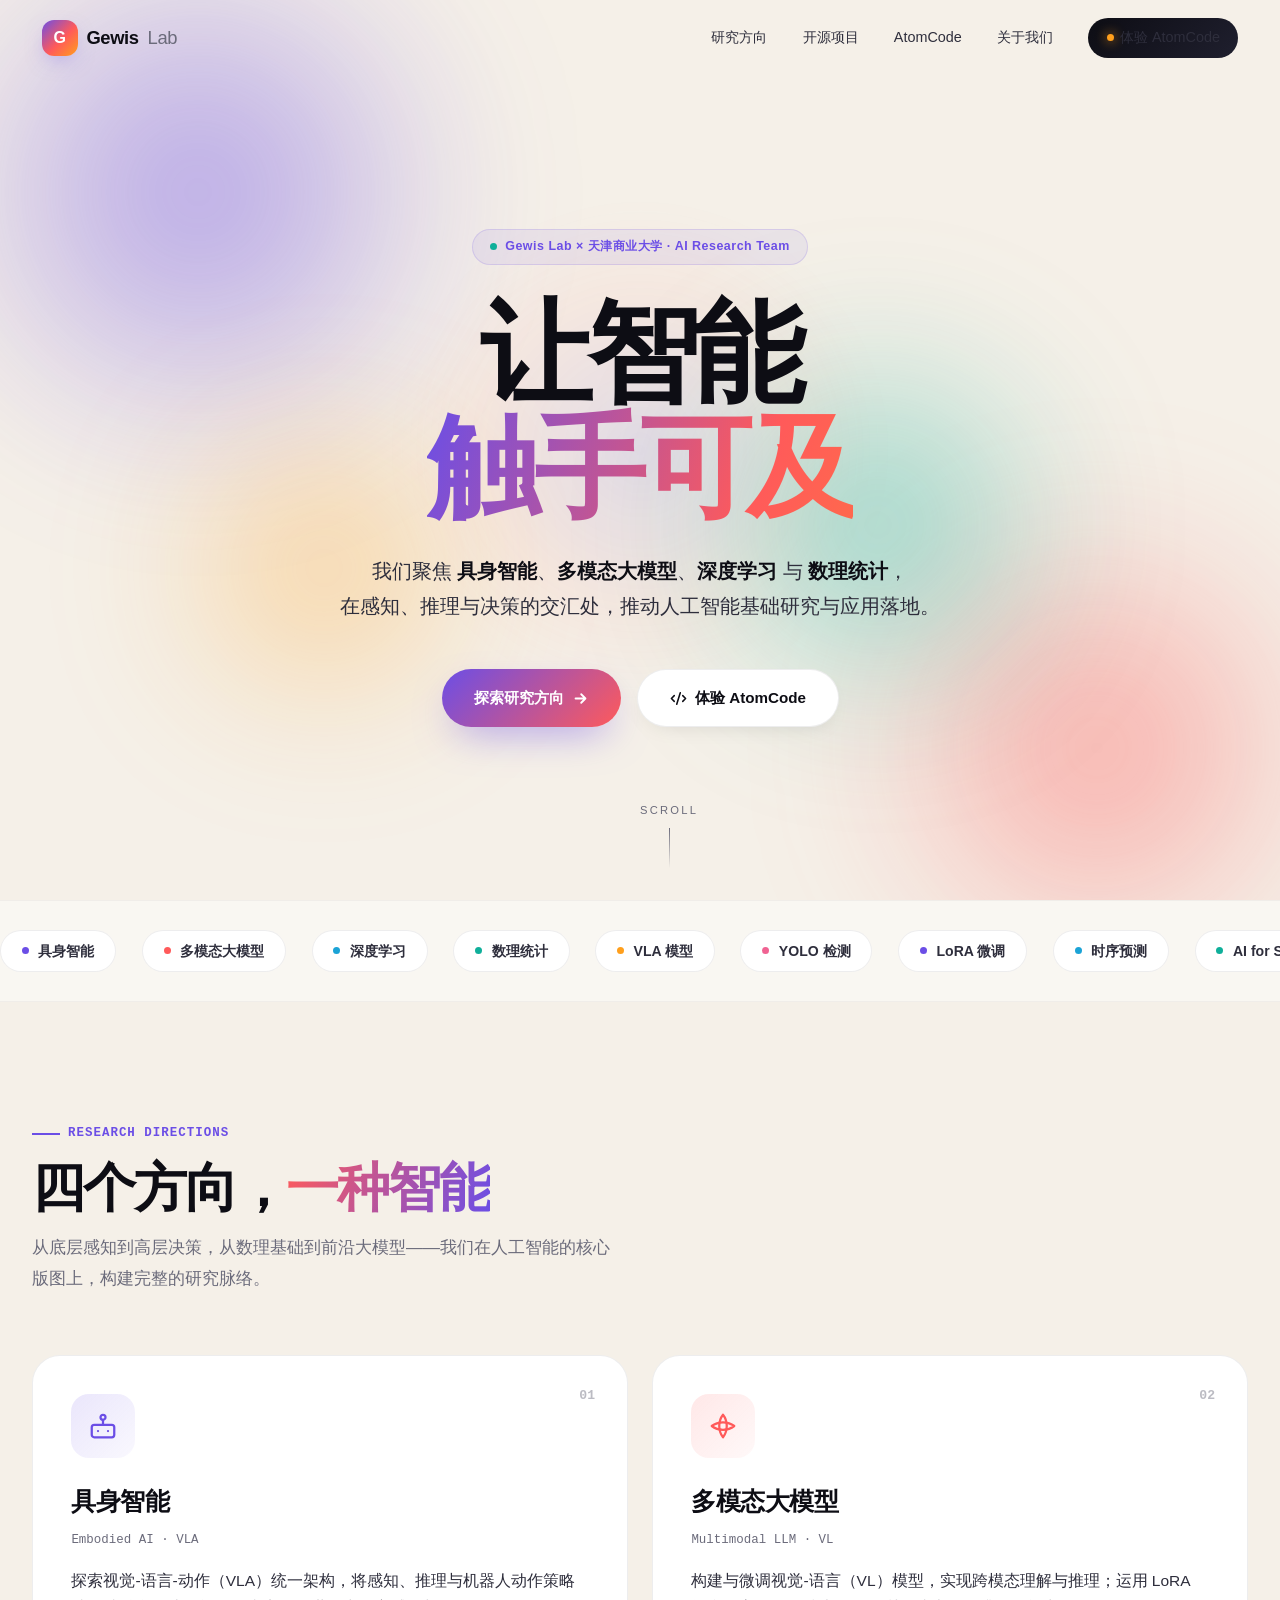
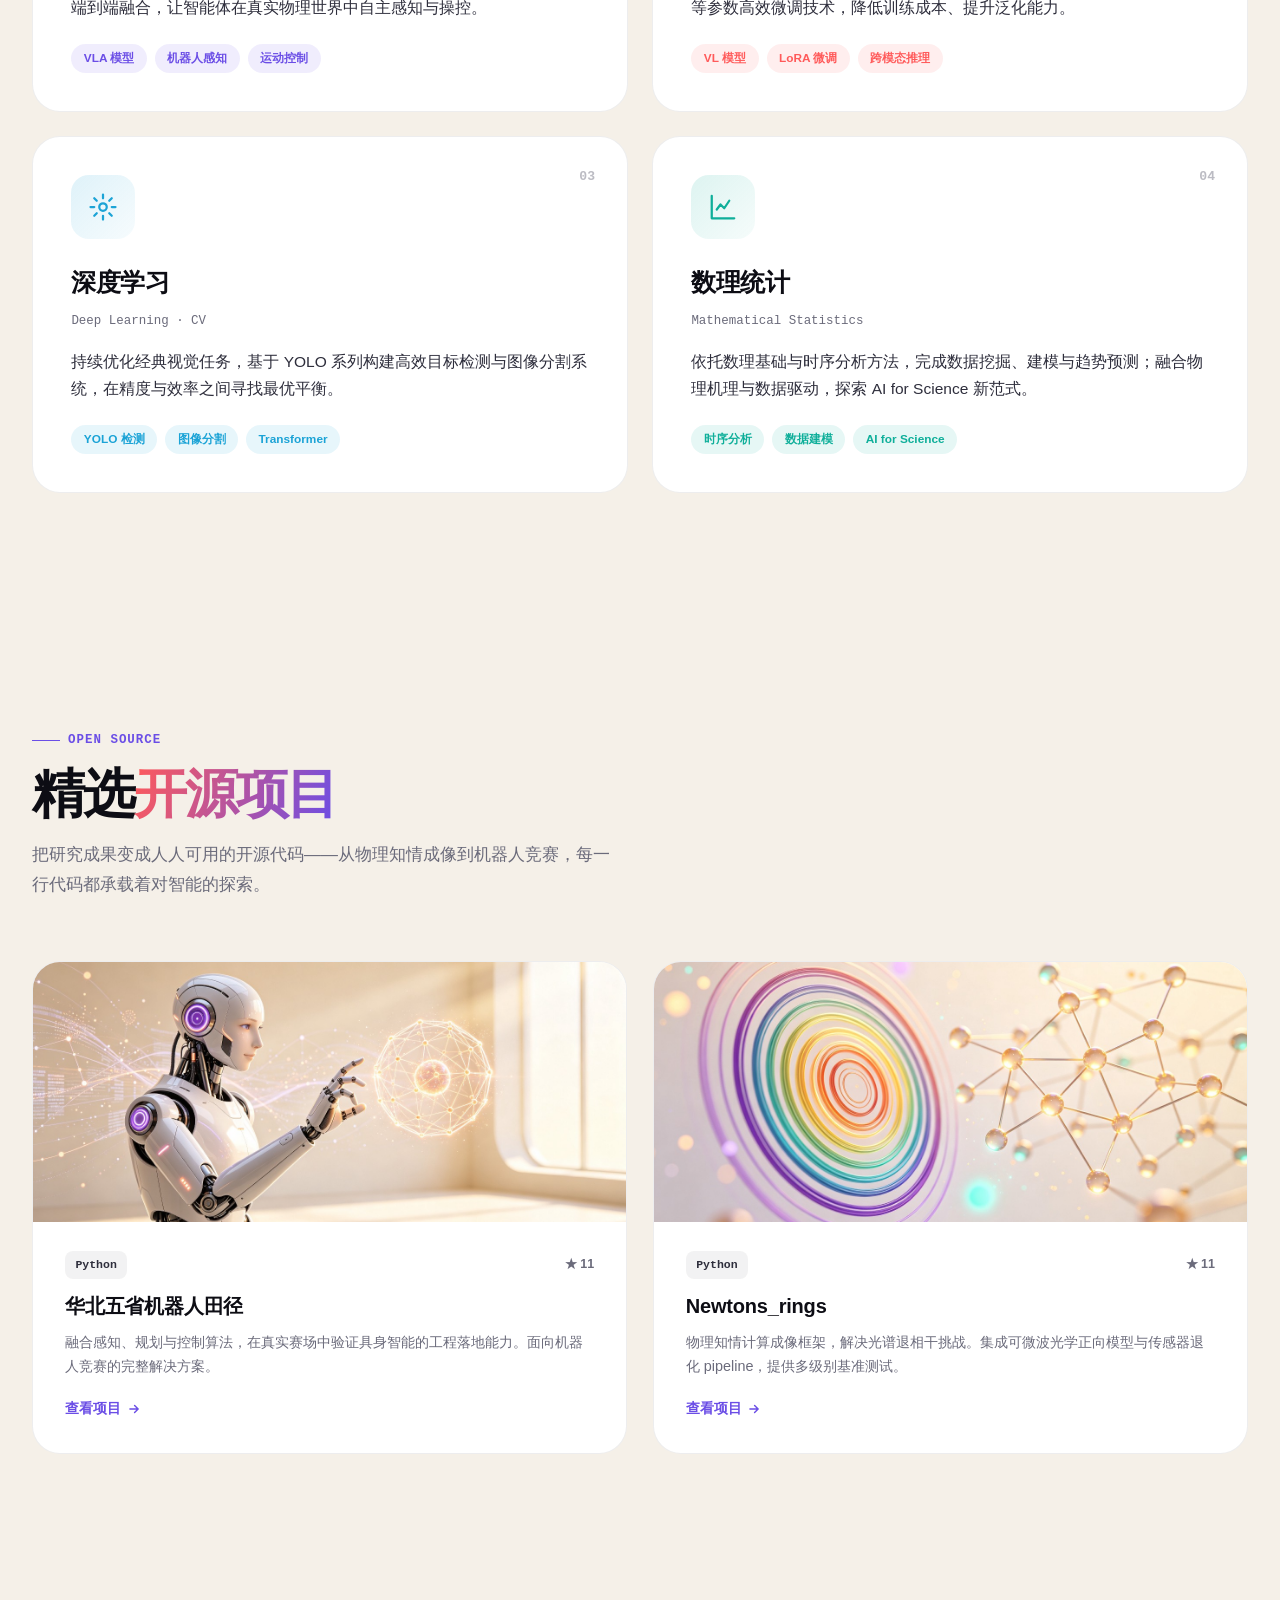
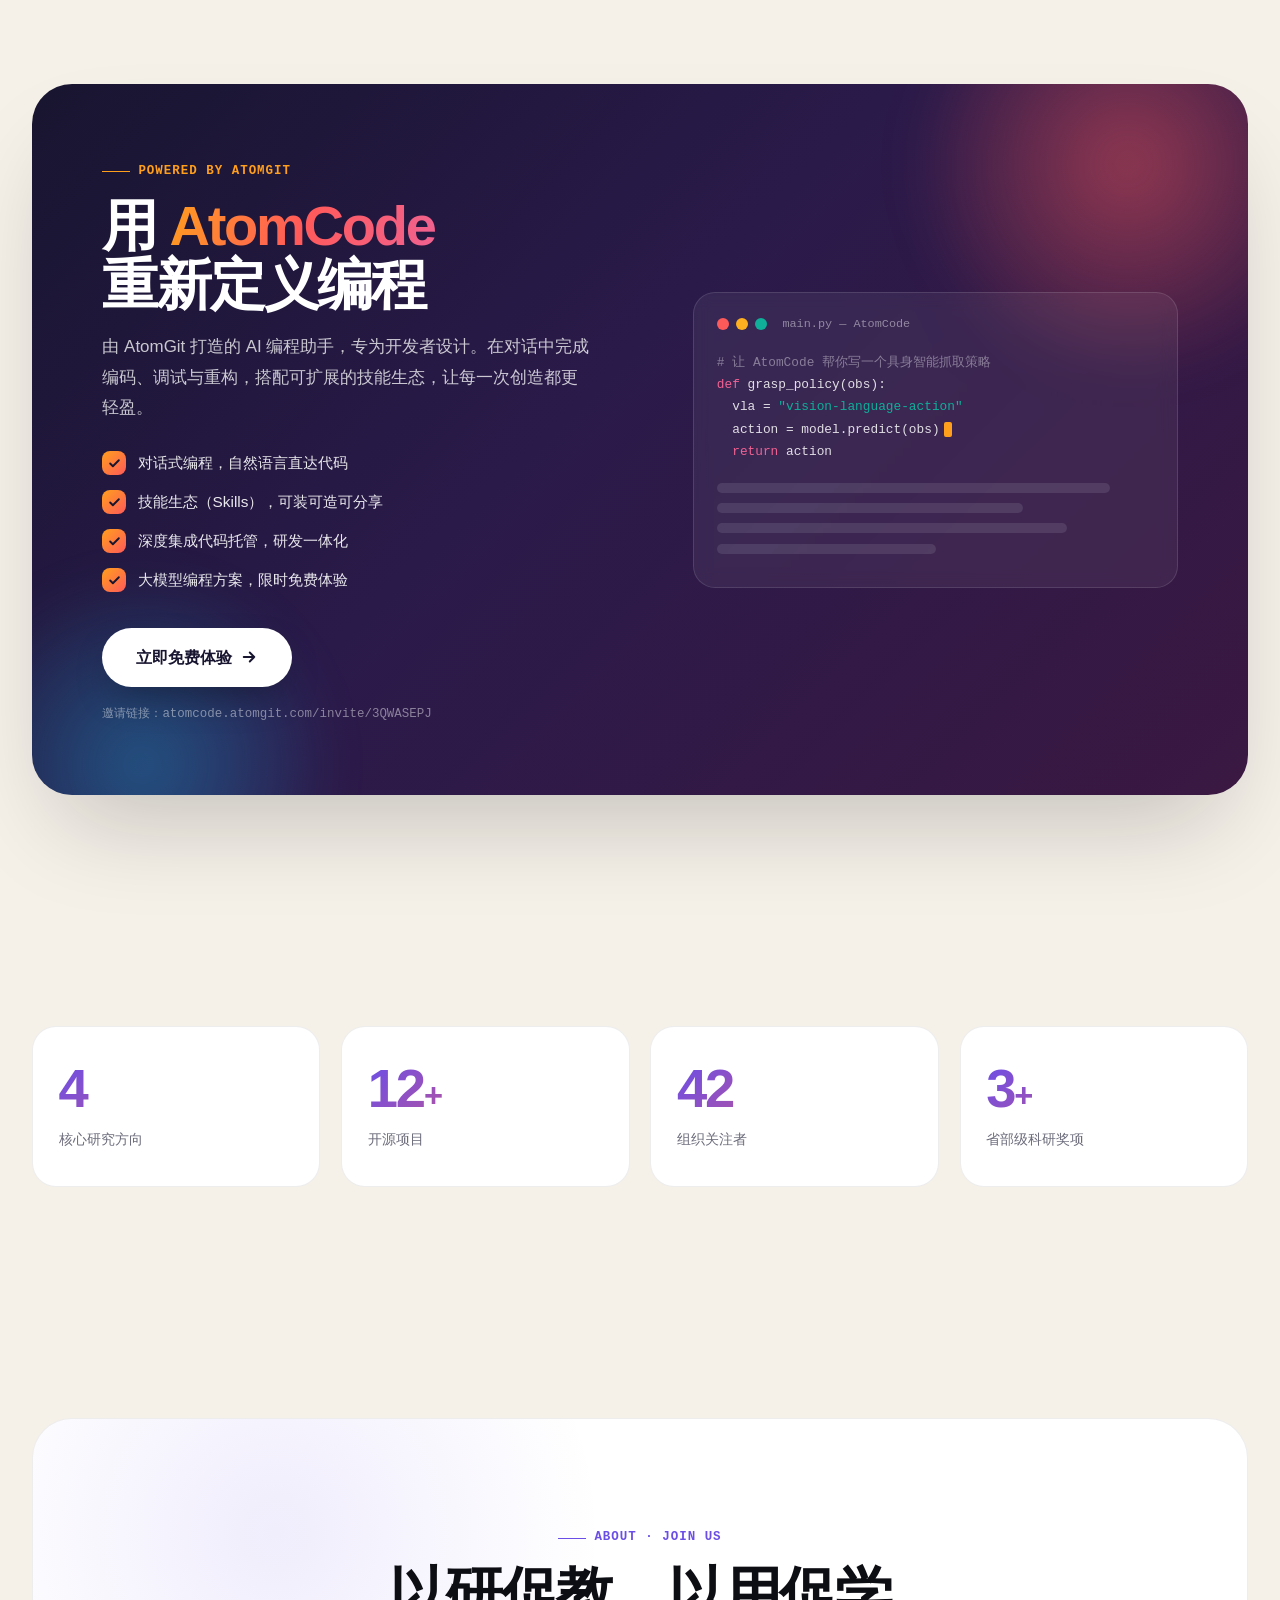
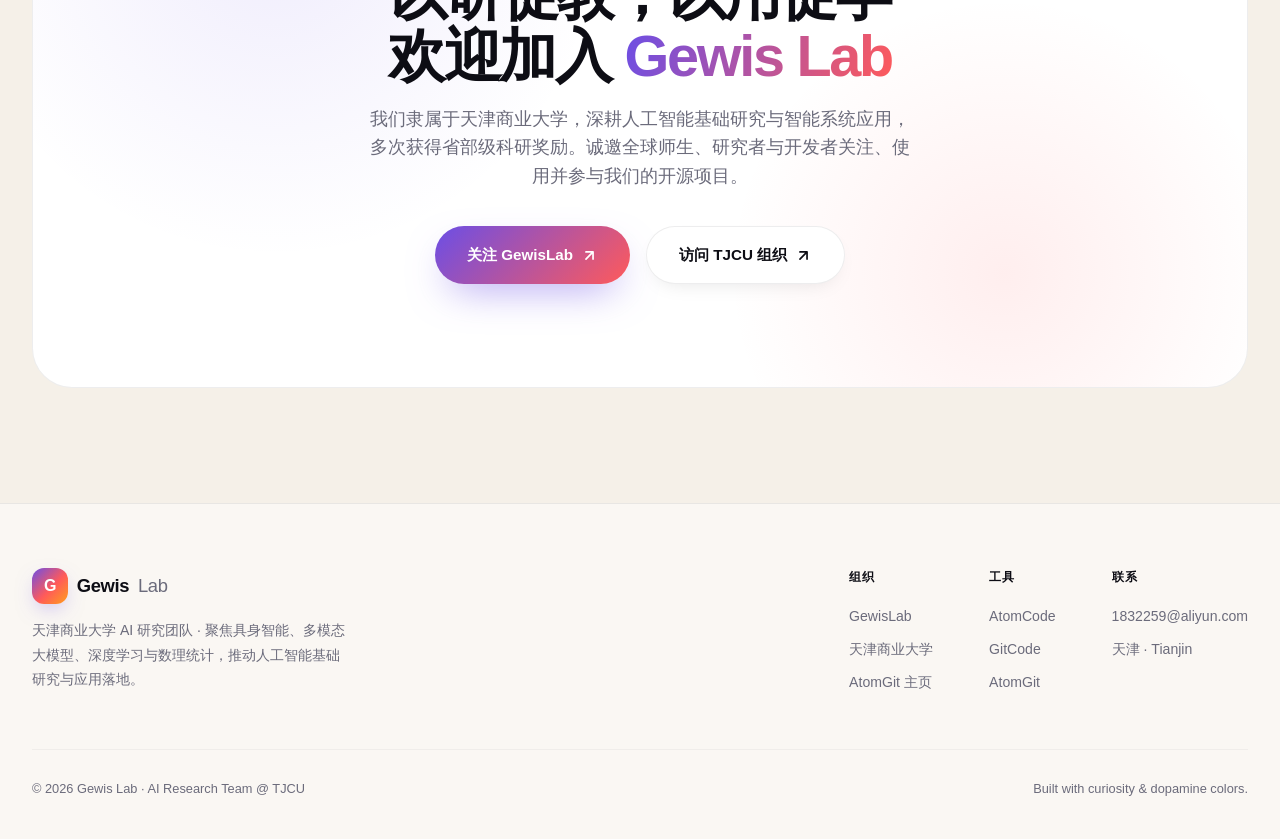
<file: index.html>
<!DOCTYPE html>
<html lang="zh-CN">
<head>
<meta charset="UTF-8">
<meta name="viewport" content="width=device-width, initial-scale=1.0">
<title>Gewis Lab · 让智能触手可及 | TJCU AI Research</title>
<meta name="description" content="Gewis Lab × 天津商业大学 — 聚焦具身智能、多模态大模型、深度学习与数理统计，推动人工智能基础研究与应用落地。">
<style>
/* ═══════════════════════════════════════════════
   RESET & TOKENS
   ═══════════════════════════════════════════════ */
*,*::before,*::after{margin:0;padding:0;box-sizing:border-box}
:root{
  --bg:#F5F0E8;
  --bg-2:#FFFFFF;
  --ink:#0D0D14;
  --ink-2:#2E2E3C;
  --soft:#6B6B7B;
  --line:rgba(13,13,20,.07);
  --line-2:rgba(13,13,20,.04);
  --coral:#FF5A5A;
  --violet:#6B4EE6;
  --mint:#0FAF9A;
  --amber:#FF9F1C;
  --sky:#1BA3D6;
  --pink:#F06292;
  --radius:28px;
  --shadow:0 20px 60px -20px rgba(13,13,20,.15);
  --shadow-lg:0 50px 100px -30px rgba(13,13,20,.22);
  --font:-apple-system,BlinkMacSystemFont,"SF Pro Display","PingFang SC","Microsoft YaHei","Segoe UI",sans-serif;
  --mono:"SF Mono","JetBrains Mono","Fira Code",ui-monospace,monospace;
}
html{scroll-behavior:smooth;-webkit-text-size-adjust:100%}
body{
  font-family:var(--font);
  background:var(--bg);
  color:var(--ink);
  line-height:1.6;
  overflow-x:hidden;
  -webkit-font-smoothing:antialiased;
  text-rendering:optimizeLegibility;
}
a{color:inherit;text-decoration:none}
img,svg{display:block;max-width:100%}
::selection{background:var(--violet);color:#fff}

/* ═══════════════════════════════════════════════
   CURSOR BLOB
   ═══════════════════════════════════════════════ */
.cursor-blob{
  position:fixed;top:0;left:0;width:500px;height:500px;border-radius:50%;
  background:radial-gradient(circle,rgba(107,78,230,.13),rgba(255,90,90,.05) 45%,transparent 70%);
  pointer-events:none;z-index:0;transform:translate(-50%,-50%);
  transition:transform .16s ease-out;mix-blend-mode:multiply;filter:blur(10px);
}

/* ═══════════════════════════════════════════════
   NAV
   ═══════════════════════════════════════════════ */
nav{
  position:fixed;top:0;left:0;right:0;z-index:100;
  display:flex;align-items:center;justify-content:space-between;
  padding:1.1rem clamp(1.2rem,4vw,2.6rem);
  transition:all .4s cubic-bezier(.2,.8,.2,1);
}
nav.scrolled{
  backdrop-filter:blur(24px) saturate(1.7);
  -webkit-backdrop-filter:blur(24px) saturate(1.7);
  background:rgba(245,240,232,.78);
  border-bottom:1px solid var(--line-2);
  padding:.75rem clamp(1.2rem,4vw,2.6rem);
}
.nav-logo{display:flex;align-items:center;gap:.55rem;font-weight:800;font-size:1.15rem;letter-spacing:-.02em}
.logo-mark{
  width:36px;height:36px;border-radius:12px;display:grid;place-items:center;color:#fff;font-size:1rem;font-weight:800;
  background:linear-gradient(135deg,var(--violet),var(--coral) 55%,var(--amber));
  box-shadow:0 8px 22px -8px rgba(107,78,230,.55);
}
.nav-links{display:flex;align-items:center;gap:2.2rem}
.nav-links a{font-size:.9rem;font-weight:500;color:var(--ink-2);transition:color .2s;position:relative}
.nav-links a:not(.nav-cta)::after{content:"";position:absolute;left:0;bottom:-5px;width:0;height:2px;border-radius:2px;background:linear-gradient(90deg,var(--violet),var(--coral));transition:width .3s}
.nav-links a:not(.nav-cta):hover{color:var(--ink)}
.nav-links a:not(.nav-cta):hover::after{width:100%}
.nav-cta{
  display:inline-flex;align-items:center;gap:.4rem;padding:.55rem 1.15rem;border-radius:100px;
  font-size:.85rem;font-weight:600;color:#fff;
  background:linear-gradient(135deg,var(--ink),#1f1f2e);
  transition:transform .25s,box-shadow .25s;
}
.nav-cta:hover{transform:translateY(-2px);box-shadow:0 12px 28px -10px rgba(13,13,20,.5)}
.nav-cta .spark{width:7px;height:7px;border-radius:50%;background:var(--amber);box-shadow:0 0 12px var(--amber);animation:pulse-dot 2s ease infinite}
@keyframes pulse-dot{0%,100%{opacity:1}50%{opacity:.3}}
.nav-burger{display:none;flex-direction:column;gap:5px;cursor:pointer;padding:6px}
.nav-burger span{width:22px;height:2px;background:var(--ink);border-radius:2px;transition:.3s}

/* ═══════════════════════════════════════════════
   HERO
   ═══════════════════════════════════════════════ */
.hero{
  position:relative;min-height:100svh;display:flex;flex-direction:column;
  justify-content:center;align-items:center;text-align:center;
  padding:7.5rem clamp(1.2rem,5vw,2rem) 4rem;overflow:hidden;
}
.orb{position:absolute;border-radius:50%;filter:blur(80px);opacity:.55;z-index:0;pointer-events:none;will-change:transform}
.orb-1{width:600px;height:600px;background:radial-gradient(circle,var(--violet),transparent 65%);top:-12%;left:-8%;animation:float1 20s ease-in-out infinite}
.orb-2{width:520px;height:520px;background:radial-gradient(circle,var(--coral),transparent 65%);bottom:-12%;right:-6%;animation:float2 24s ease-in-out infinite}
.orb-3{width:420px;height:420px;background:radial-gradient(circle,var(--mint),transparent 65%);top:35%;right:15%;animation:float3 22s ease-in-out infinite}
.orb-4{width:340px;height:340px;background:radial-gradient(circle,var(--amber),transparent 65%);bottom:18%;left:12%;animation:float1 28s ease-in-out infinite reverse}
@keyframes float1{0%,100%{transform:translate(0,0) scale(1)}50%{transform:translate(50px,35px) scale(1.1)}}
@keyframes float2{0%,100%{transform:translate(0,0) scale(1)}50%{transform:translate(-60px,-50px) scale(1.12)}}
@keyframes float3{0%,100%{transform:translate(0,0) scale(1)}50%{transform:translate(-35px,55px) scale(.9)}}

.hero-inner{position:relative;z-index:2;max-width:960px}
.hero-badge{
  display:inline-flex;align-items:center;gap:.5rem;padding:.42rem 1.1rem;border-radius:100px;
  font-size:.78rem;font-weight:600;letter-spacing:.04em;color:var(--violet);
  background:rgba(107,78,230,.08);border:1px solid rgba(107,78,230,.16);
  margin-bottom:2rem;opacity:0;animation:up .8s .1s forwards;
}
.hero-badge .dot{width:7px;height:7px;border-radius:50%;background:var(--mint);box-shadow:0 0 0 0 rgba(15,175,154,.5);animation:ping 2.2s infinite}
@keyframes ping{0%{box-shadow:0 0 0 0 rgba(15,175,154,.45)}70%{box-shadow:0 0 0 9px rgba(15,175,154,0)}100%{box-shadow:0 0 0 0 rgba(15,175,154,0)}}

.hero h1{
  font-size:clamp(3rem,9.5vw,7rem);font-weight:900;line-height:1.02;letter-spacing:-.05em;
  opacity:0;animation:up .9s .2s forwards;
}
.hero h1 .grad{
  background:linear-gradient(110deg,var(--violet) 0%,var(--coral) 40%,var(--amber) 100%);
  -webkit-background-clip:text;background-clip:text;-webkit-text-fill-color:transparent;
  background-size:200% auto;animation:shine 6s linear infinite;
}
@keyframes shine{0%{background-position:0% center}100%{background-position:200% center}}
.hero-sub{
  max-width:640px;margin:1.8rem auto 0;font-size:clamp(1.02rem,2.2vw,1.25rem);
  color:var(--ink-2);line-height:1.75;opacity:0;animation:up .9s .35s forwards;
}
.hero-sub b{color:var(--ink);font-weight:700}
.hero-actions{display:flex;gap:1rem;margin-top:2.8rem;justify-content:center;flex-wrap:wrap;opacity:0;animation:up .9s .5s forwards}

.btn{
  display:inline-flex;align-items:center;gap:.5rem;padding:1rem 2rem;border-radius:100px;
  font-weight:700;font-size:.95rem;cursor:pointer;border:none;transition:transform .3s cubic-bezier(.2,.8,.2,1),box-shadow .3s;
  will-change:transform;
}
.btn-primary{color:#fff;background:linear-gradient(135deg,var(--violet),var(--coral));box-shadow:0 16px 40px -14px rgba(107,78,230,.6)}
.btn-primary:hover{box-shadow:0 22px 50px -14px rgba(107,78,230,.7)}
.btn-ghost{color:var(--ink);background:var(--bg-2);border:1px solid var(--line);box-shadow:0 8px 22px -12px rgba(13,13,20,.15)}
.btn-ghost:hover{border-color:var(--violet)}

.hero-scroll{position:absolute;bottom:2rem;left:50%;transform:translateX(-50%);z-index:2;display:flex;flex-direction:column;align-items:center;gap:.5rem;color:var(--soft);font-size:.7rem;letter-spacing:.2em;text-transform:uppercase;opacity:0;animation:up .9s .85s forwards}
.scroll-line{width:1px;height:40px;background:linear-gradient(var(--soft),transparent);animation:scrollP 2.4s ease infinite;transform-origin:top}
@keyframes scrollP{0%{transform:scaleY(0);opacity:0}40%{opacity:1}100%{transform:scaleY(1);opacity:0}}

@keyframes up{from{opacity:0;transform:translateY(28px)}to{opacity:1;transform:translateY(0)}}

/* ═══════════════════════════════════════════════
   MARQUEE
   ═══════════════════════════════════════════════ */
.marquee-wrap{position:relative;padding:1.8rem 0;overflow:hidden;border-top:1px solid var(--line-2);border-bottom:1px solid var(--line-2);background:rgba(255,255,255,.45)}
.marquee{display:flex;gap:1.6rem;width:max-content;animation:scrollX 40s linear infinite}
.marquee-wrap:hover .marquee{animation-play-state:paused}
.mq{display:flex;align-items:center;gap:.6rem;padding:.55rem 1.3rem;border-radius:100px;background:var(--bg-2);border:1px solid var(--line);font-size:.88rem;font-weight:600;color:var(--ink-2);white-space:nowrap}
.mq i{width:7px;height:7px;border-radius:50%;font-style:normal}
@keyframes scrollX{to{transform:translateX(-50%)}}

/* ═══════════════════════════════════════════════
   SECTION SHELL
   ═══════════════════════════════════════════════ */
.section{position:relative;padding:clamp(4.5rem,9vw,8rem) clamp(1.2rem,5vw,2rem);max-width:1280px;margin:0 auto}
.section-head{max-width:720px;margin-bottom:3.8rem}
.eyebrow{display:inline-flex;align-items:center;gap:.5rem;font-family:var(--mono);font-size:.78rem;font-weight:600;color:var(--violet);letter-spacing:.08em;text-transform:uppercase;margin-bottom:.9rem}
.eyebrow::before{content:"";width:28px;height:1.5px;background:var(--violet)}
.section-title{font-size:clamp(2rem,4.8vw,3.3rem);font-weight:900;letter-spacing:-.04em;line-height:1.08}
.section-title .grad{background:linear-gradient(110deg,var(--coral),var(--violet));-webkit-background-clip:text;background-clip:text;-webkit-text-fill-color:transparent}
.section-desc{margin-top:1.1rem;color:var(--soft);font-size:1.06rem;line-height:1.8;max-width:580px}

/* ═══════════════════════════════════════════════
   RESEARCH TILES
   ═══════════════════════════════════════════════ */
.research-grid{display:grid;grid-template-columns:repeat(2,1fr);gap:1.5rem;perspective:1500px}
.tile{
  position:relative;border-radius:var(--radius);padding:2.4rem;min-height:320px;
  background:var(--bg-2);border:1px solid var(--line);overflow:hidden;
  transition:transform .45s cubic-bezier(.2,.8,.2,1),box-shadow .45s,border-color .45s;
  transform-style:preserve-3d;will-change:transform;display:flex;flex-direction:column;
}
.tile:hover{box-shadow:var(--shadow-lg);border-color:transparent}
.tile-glow{position:absolute;inset:0;opacity:0;transition:opacity .55s;pointer-events:none}
.tile:hover .tile-glow{opacity:1}
.tile-1 .tile-glow{background:radial-gradient(450px circle at var(--mx,50%) var(--my,50%),rgba(107,78,230,.15),transparent 60%)}
.tile-2 .tile-glow{background:radial-gradient(450px circle at var(--mx,50%) var(--my,50%),rgba(255,90,90,.15),transparent 60%)}
.tile-3 .tile-glow{background:radial-gradient(450px circle at var(--mx,50%) var(--my,50%),rgba(27,163,214,.15),transparent 60%)}
.tile-4 .tile-glow{background:radial-gradient(450px circle at var(--mx,50%) var(--my,50%),rgba(15,175,154,.15),transparent 60%)}
.tile-icon{
  width:64px;height:64px;border-radius:18px;display:grid;place-items:center;
  margin-bottom:1.5rem;transform:translateZ(42px);position:relative;
}
.tile-1 .tile-icon{background:linear-gradient(135deg,rgba(107,78,230,.14),rgba(107,78,230,.04));color:var(--violet)}
.tile-2 .tile-icon{background:linear-gradient(135deg,rgba(255,90,90,.14),rgba(255,90,90,.04));color:var(--coral)}
.tile-3 .tile-icon{background:linear-gradient(135deg,rgba(27,163,214,.14),rgba(27,163,214,.04));color:var(--sky)}
.tile-4 .tile-icon{background:linear-gradient(135deg,rgba(15,175,154,.14),rgba(15,175,154,.04));color:var(--mint)}
.tile h3{font-size:1.55rem;font-weight:800;letter-spacing:-.02em;margin-bottom:.55rem;transform:translateZ(32px)}
.tile-en{font-family:var(--mono);font-size:.78rem;color:var(--soft);margin-bottom:1rem;transform:translateZ(22px)}
.tile p{color:var(--ink-2);font-size:.97rem;line-height:1.75;transform:translateZ(20px);flex:1}
.tile-tags{display:flex;flex-wrap:wrap;gap:.5rem;margin-top:1.4rem;transform:translateZ(26px)}
.tag{padding:.32rem .78rem;border-radius:100px;font-size:.74rem;font-weight:600;background:rgba(13,13,20,.04);color:var(--ink-2)}
.tile-1 .tag{background:rgba(107,78,230,.1);color:var(--violet)}
.tile-2 .tag{background:rgba(255,90,90,.1);color:var(--coral)}
.tile-3 .tag{background:rgba(27,163,214,.1);color:var(--sky)}
.tile-4 .tag{background:rgba(15,175,154,.1);color:var(--mint)}
.tile-num{position:absolute;top:1.8rem;right:2rem;font-family:var(--mono);font-size:.82rem;font-weight:700;color:var(--soft);opacity:.45}

/* ═══════════════════════════════════════════════
   FEATURE SHOWCASE (Robot + Newton)
   ═══════════════════════════════════════════════ */
.showcase{display:grid;grid-template-columns:1fr 1fr;gap:1.6rem}
.showcase-card{
  position:relative;border-radius:var(--radius);overflow:hidden;background:var(--bg-2);
  border:1px solid var(--line);transition:transform .4s,box-shadow .4s;border-color:var(--line);
}
.showcase-card:hover{transform:translateY(-6px);box-shadow:var(--shadow-lg)}
.showcase-card img{width:100%;height:260px;object-fit:cover;display:block}
.showcase-card .sc-body{padding:1.8rem 2rem 2rem}
.showcase-card .sc-top{display:flex;align-items:center;justify-content:space-between;margin-bottom:.7rem}
.showcase-card .sc-lang{font-family:var(--mono);font-size:.72rem;font-weight:700;padding:.28rem .65rem;border-radius:8px;background:rgba(13,13,20,.05);color:var(--ink-2)}
.showcase-card .sc-stars{display:flex;align-items:center;gap:.3rem;font-size:.78rem;color:var(--soft);font-weight:600}
.showcase-card h4{font-size:1.25rem;font-weight:800;letter-spacing:-.01em;margin-bottom:.5rem}
.showcase-card p{font-size:.9rem;color:var(--soft);line-height:1.7}
.showcase-card .sc-link{display:inline-flex;align-items:center;gap:.35rem;margin-top:1.2rem;font-size:.85rem;font-weight:700;color:var(--violet);transition:gap .25s}
.showcase-card:hover .sc-link{gap:.6rem}

/* ═══════════════════════════════════════════════
   ATOMCODE PROMO
   ═══════════════════════════════════════════════ */
.atom{
  position:relative;border-radius:40px;padding:clamp(2.8rem,5.5vw,5rem);overflow:hidden;
  background:linear-gradient(135deg,#181530 0%,#2a1a4a 45%,#3a1842 100%);
  color:#fff;box-shadow:var(--shadow-lg);
}
.atom::before{content:"";position:absolute;width:520px;height:520px;border-radius:50%;background:radial-gradient(circle,rgba(255,90,90,.48),transparent 60%);top:-180px;right:-140px;filter:blur(22px)}
.atom::after{content:"";position:absolute;width:460px;height:460px;border-radius:50%;background:radial-gradient(circle,rgba(27,163,214,.42),transparent 60%);bottom:-200px;left:-120px;filter:blur(22px)}
.atom-grid{position:relative;z-index:2;display:grid;grid-template-columns:1.05fr .95fr;gap:3.5rem;align-items:center}
.atom .eyebrow{color:var(--amber)}
.atom .eyebrow::before{background:var(--amber)}
.atom h2{font-size:clamp(2.1rem,4.8vw,3.5rem);font-weight:900;letter-spacing:-.04em;line-height:1.06;margin-bottom:1.1rem}
.atom h2 .grad{background:linear-gradient(110deg,var(--amber),var(--coral),var(--pink));-webkit-background-clip:text;background-clip:text;-webkit-text-fill-color:transparent}
.atom p{color:rgba(255,255,255,.76);font-size:1.06rem;line-height:1.8;margin-bottom:1.7rem;max-width:490px}
.atom-features{display:flex;flex-direction:column;gap:.9rem;margin-bottom:2.2rem}
.atom-feat{display:flex;align-items:center;gap:.7rem;font-size:.96rem;color:rgba(255,255,255,.9)}
.atom-feat .ck{width:24px;height:24px;border-radius:8px;display:grid;place-items:center;background:linear-gradient(135deg,var(--amber),var(--coral));flex-shrink:0}
.atom-feat .ck svg{width:13px;height:13px}
.atom-cta{display:inline-flex;align-items:center;gap:.5rem;padding:1.05rem 2.1rem;border-radius:100px;font-weight:700;font-size:1.02rem;background:#fff;color:#181530;box-shadow:0 16px 40px -14px rgba(0,0,0,.45);transition:transform .3s,box-shadow .3s}
.atom-cta:hover{transform:translateY(-3px);box-shadow:0 24px 54px -14px rgba(0,0,0,.55)}
.atom-invite{margin-top:1.1rem;font-family:var(--mono);font-size:.78rem;color:rgba(255,255,255,.45);word-break:break-all}

/* atom visual mock */
.atom-mock{position:relative;border-radius:22px;background:rgba(255,255,255,.06);border:1px solid rgba(255,255,255,.12);padding:1.4rem;backdrop-filter:blur(8px)}
.mock-bar{display:flex;align-items:center;gap:.45rem;margin-bottom:1.1rem}
.mock-bar i{width:12px;height:12px;border-radius:50%;display:block}
.mock-bar i:nth-child(1){background:#ff5a5a}.mock-bar i:nth-child(2){background:#ffb020}.mock-bar i:nth-child(3){background:#0faf9a}
.mock-bar span{margin-left:.5rem;font-family:var(--mono);font-size:.74rem;color:rgba(255,255,255,.45)}
.mock-line{height:10px;border-radius:6px;margin-bottom:.65rem;background:rgba(255,255,255,.1)}
.mock-line.w70{width:70%}.mock-line.w90{width:90%}.mock-line.w50{width:50%}.mock-line.w80{width:80%}
.mock-cursor{display:inline-block;width:8px;height:15px;background:var(--amber);border-radius:2px;vertical-align:middle;animation:blink 1.1s steps(2) infinite;margin-left:4px}
@keyframes blink{50%{opacity:0}}
.mock-code{font-family:var(--mono);font-size:.8rem;line-height:1.75;color:rgba(255,255,255,.85)}
.mock-code .k{color:var(--pink)}.mock-code .s{color:var(--mint)}.mock-code .c{color:rgba(255,255,255,.4)}

/* ═══════════════════════════════════════════════
   STATS
   ═══════════════════════════════════════════════ */
.stats{display:grid;grid-template-columns:repeat(4,1fr);gap:1.3rem}
.stat{padding:2.2rem 1.6rem;border-radius:24px;background:var(--bg-2);border:1px solid var(--line);text-align:left;transition:transform .4s,box-shadow .4s}
.stat:hover{transform:translateY(-6px);box-shadow:var(--shadow)}
.stat-num{font-size:clamp(2.4rem,5.5vw,3.4rem);font-weight:900;letter-spacing:-.04em;line-height:1;background:linear-gradient(135deg,var(--violet),var(--coral));-webkit-background-clip:text;background-clip:text;-webkit-text-fill-color:transparent}
.stat-num .plus{font-size:.6em}
.stat-label{margin-top:.8rem;font-size:.86rem;color:var(--soft);font-weight:500}

/* ═══════════════════════════════════════════════
   CTA
   ═══════════════════════════════════════════════ */
.cta-band{position:relative;text-align:center;padding:clamp(4rem,8vw,7rem) clamp(1.2rem,5vw,2rem);border-radius:40px;overflow:hidden;background:var(--bg-2);border:1px solid var(--line)}
.cta-band::before{content:"";position:absolute;inset:0;background:
  radial-gradient(650px circle at 20% 20%,rgba(107,78,230,.1),transparent 50%),
  radial-gradient(550px circle at 80% 80%,rgba(255,90,90,.1),transparent 50%);}
.cta-band>*{position:relative;z-index:1}
.cta-band h2{font-size:clamp(2.1rem,5.5vw,3.6rem);font-weight:900;letter-spacing:-.04em;line-height:1.08;margin-bottom:1.1rem}
.cta-band p{color:var(--soft);font-size:1.12rem;max-width:540px;margin:0 auto 2.2rem}
.cta-actions{display:flex;gap:1rem;justify-content:center;flex-wrap:wrap}

/* ═══════════════════════════════════════════════
   FOOTER
   ═══════════════════════════════════════════════ */
footer{padding:4rem clamp(1.2rem,5vw,2rem) 2.5rem;border-top:1px solid var(--line);background:rgba(255,255,255,.45)}
.foot-grid{max-width:1280px;margin:0 auto;display:flex;justify-content:space-between;gap:2rem;flex-wrap:wrap}
.foot-brand{max-width:320px}
.foot-brand p{color:var(--soft);font-size:.88rem;margin-top:.9rem;line-height:1.75}
.foot-cols{display:flex;gap:3.5rem;flex-wrap:wrap}
.foot-col h5{font-size:.78rem;font-weight:700;text-transform:uppercase;letter-spacing:.08em;color:var(--ink);margin-bottom:1.1rem}
.foot-col a{display:block;font-size:.88rem;color:var(--soft);margin-bottom:.65rem;transition:color .2s}
.foot-col a:hover{color:var(--violet)}
.foot-bottom{max-width:1280px;margin:2.8rem auto 0;padding-top:1.8rem;border-top:1px solid var(--line-2);display:flex;justify-content:space-between;gap:1rem;flex-wrap:wrap;color:var(--soft);font-size:.8rem}

/* ═══════════════════════════════════════════════
   REVEAL
   ═══════════════════════════════════════════════ */
.reveal{opacity:0;transform:translateY(36px);transition:opacity 1s cubic-bezier(.2,.8,.2,1),transform 1s cubic-bezier(.2,.8,.2,1)}
.reveal.in{opacity:1;transform:none}
.reveal-d1{transition-delay:.1s}.reveal-d2{transition-delay:.2s}.reveal-d3{transition-delay:.3s}.reveal-d4{transition-delay:.4s}

/* ═══════════════════════════════════════════════
   RESPONSIVE
   ═══════════════════════════════════════════════ */
@media(max-width:960px){
  .atom-grid{grid-template-columns:1fr;gap:2.5rem}
  .stats{grid-template-columns:repeat(2,1fr)}
  .showcase{grid-template-columns:1fr}
}
@media(max-width:780px){
  .nav-links{display:none}
  .nav-links.open{display:flex;position:absolute;top:100%;left:0;right:0;flex-direction:column;background:rgba(245,240,232,.96);backdrop-filter:blur(22px);padding:1.5rem;gap:1.2rem;border-bottom:1px solid var(--line)}
  .nav-burger{display:flex}
  .research-grid{grid-template-columns:1fr}
  .tile{min-height:auto}
}
@media(prefers-reduced-motion:reduce){
  *{animation-duration:.01ms!important;transition-duration:.01ms!important}
  .orb{animation:none}
}
</style>
</head>
<body>

<div class="cursor-blob" id="blob"></div>

<!-- ═══ NAV ═══ -->
<nav id="nav">
  <a href="#" class="nav-logo"><span class="logo-mark">G</span>Gewis<span style="color:var(--soft);font-weight:500">Lab</span></a>
  <div class="nav-links" id="navLinks">
    <a href="#research">研究方向</a>
    <a href="#projects">开源项目</a>
    <a href="#atomcode">AtomCode</a>
    <a href="#about">关于我们</a>
    <a href="https://atomcode.atomgit.com/invite/3QWASEPJ" target="_blank" rel="noopener" class="nav-cta"><span class="spark"></span>体验 AtomCode</a>
  </div>
  <div class="nav-burger" id="burger"><span></span><span></span><span></span></div>
</nav>

<!-- ═══ HERO ═══ -->
<header class="hero">
  <div class="orb orb-1" data-depth="2"></div>
  <div class="orb orb-2" data-depth="3"></div>
  <div class="orb orb-3" data-depth="1.5"></div>
  <div class="orb orb-4" data-depth="2.5"></div>

  <div class="hero-inner">
    <div class="hero-badge"><span class="dot"></span>Gewis Lab × 天津商业大学 · AI Research Team</div>
    <h1>让智能<br><span class="grad">触手可及</span></h1>
    <p class="hero-sub">我们聚焦 <b>具身智能</b>、<b>多模态大模型</b>、<b>深度学习</b> 与 <b>数理统计</b>，<br>在感知、推理与决策的交汇处，推动人工智能基础研究与应用落地。</p>
    <div class="hero-actions">
      <a href="#research" class="btn btn-primary magnetic">探索研究方向
        <svg width="17" height="17" viewBox="0 0 24 24" fill="none" stroke="currentColor" stroke-width="2.6" stroke-linecap="round" stroke-linejoin="round"><path d="M5 12h14M13 6l6 6-6 6"/></svg>
      </a>
      <a href="https://atomcode.atomgit.com/invite/3QWASEPJ" target="_blank" rel="noopener" class="btn btn-ghost magnetic">
        <svg width="17" height="17" viewBox="0 0 24 24" fill="none" stroke="currentColor" stroke-width="2.2" stroke-linecap="round" stroke-linejoin="round"><path d="m18 16 4-4-4-4M6 8l-4 4 4 4M14.5 4l-5 16"/></svg>
        体验 AtomCode
      </a>
    </div>
  </div>

  <div class="hero-scroll"><span>Scroll</span><div class="scroll-line"></div></div>
</header>

<!-- ═══ MARQUEE ═══ -->
<div class="marquee-wrap">
  <div class="marquee" id="marquee">
    <span class="mq"><i style="background:var(--violet)"></i>具身智能</span>
    <span class="mq"><i style="background:var(--coral)"></i>多模态大模型</span>
    <span class="mq"><i style="background:var(--sky)"></i>深度学习</span>
    <span class="mq"><i style="background:var(--mint)"></i>数理统计</span>
    <span class="mq"><i style="background:var(--amber)"></i>VLA 模型</span>
    <span class="mq"><i style="background:var(--pink)"></i>YOLO 检测</span>
    <span class="mq"><i style="background:var(--violet)"></i>LoRA 微调</span>
    <span class="mq"><i style="background:var(--sky)"></i>时序预测</span>
    <span class="mq"><i style="background:var(--mint)"></i>AI for Science</span>
    <span class="mq"><i style="background:var(--coral)"></i>视觉-语言模型</span>
  </div>
</div>

<!-- ═══ RESEARCH ═══ -->
<section class="section" id="research">
  <div class="section-head reveal">
    <span class="eyebrow">Research Directions</span>
    <h2 class="section-title">四个方向，<span class="grad">一种智能</span></h2>
    <p class="section-desc">从底层感知到高层决策，从数理基础到前沿大模型——我们在人工智能的核心版图上，构建完整的研究脉络。</p>
  </div>

  <div class="research-grid">
    <article class="tile tile-1 reveal" data-tilt>
      <div class="tile-glow"></div>
      <span class="tile-num">01</span>
      <div class="tile-icon">
        <svg width="30" height="30" viewBox="0 0 24 24" fill="none" stroke="currentColor" stroke-width="1.8" stroke-linecap="round" stroke-linejoin="round"><rect x="3" y="11" width="18" height="10" rx="2"/><circle cx="12" cy="5" r="2"/><path d="M12 7v4M8 16h.01M16 16h.01"/></svg>
      </div>
      <h3>具身智能</h3>
      <div class="tile-en">Embodied AI · VLA</div>
      <p>探索视觉-语言-动作（VLA）统一架构，将感知、推理与机器人动作策略端到端融合，让智能体在真实物理世界中自主感知与操控。</p>
      <div class="tile-tags"><span class="tag">VLA 模型</span><span class="tag">机器人感知</span><span class="tag">运动控制</span></div>
    </article>

    <article class="tile tile-2 reveal reveal-d1" data-tilt>
      <div class="tile-glow"></div>
      <span class="tile-num">02</span>
      <div class="tile-icon">
        <svg width="30" height="30" viewBox="0 0 24 24" fill="none" stroke="currentColor" stroke-width="1.8" stroke-linecap="round" stroke-linejoin="round"><path d="M12 3c-4 5-4 13 0 18 4-5 4-13 0-18z"/><path d="M3 12c5-4 13-4 18 0-5 4-13 4-18 0z"/></svg>
      </div>
      <h3>多模态大模型</h3>
      <div class="tile-en">Multimodal LLM · VL</div>
      <p>构建与微调视觉-语言（VL）模型，实现跨模态理解与推理；运用 LoRA 等参数高效微调技术，降低训练成本、提升泛化能力。</p>
      <div class="tile-tags"><span class="tag">VL 模型</span><span class="tag">LoRA 微调</span><span class="tag">跨模态推理</span></div>
    </article>

    <article class="tile tile-3 reveal reveal-d2" data-tilt>
      <div class="tile-glow"></div>
      <span class="tile-num">03</span>
      <div class="tile-icon">
        <svg width="30" height="30" viewBox="0 0 24 24" fill="none" stroke="currentColor" stroke-width="1.8" stroke-linecap="round" stroke-linejoin="round"><circle cx="12" cy="12" r="3"/><path d="M12 2v3M12 19v3M2 12h3M19 12h3M5 5l2 2M17 17l2 2M5 19l2-2M17 7l2-2"/></svg>
      </div>
      <h3>深度学习</h3>
      <div class="tile-en">Deep Learning · CV</div>
      <p>持续优化经典视觉任务，基于 YOLO 系列构建高效目标检测与图像分割系统，在精度与效率之间寻找最优平衡。</p>
      <div class="tile-tags"><span class="tag">YOLO 检测</span><span class="tag">图像分割</span><span class="tag">Transformer</span></div>
    </article>

    <article class="tile tile-4 reveal reveal-d3" data-tilt>
      <div class="tile-glow"></div>
      <span class="tile-num">04</span>
      <div class="tile-icon">
        <svg width="30" height="30" viewBox="0 0 24 24" fill="none" stroke="currentColor" stroke-width="1.8" stroke-linecap="round" stroke-linejoin="round"><path d="M3 3v18h18"/><path d="M7 14l3-4 3 3 4-6"/></svg>
      </div>
      <h3>数理统计</h3>
      <div class="tile-en">Mathematical Statistics</div>
      <p>依托数理基础与时序分析方法，完成数据挖掘、建模与趋势预测；融合物理机理与数据驱动，探索 AI for Science 新范式。</p>
      <div class="tile-tags"><span class="tag">时序分析</span><span class="tag">数据建模</span><span class="tag">AI for Science</span></div>
    </article>
  </div>
</section>

<!-- ═══ TOP 2 PROJECTS ═══ -->
<section class="section" id="projects">
  <div class="section-head reveal">
    <span class="eyebrow">Open Source</span>
    <h2 class="section-title">精选<span class="grad">开源项目</span></h2>
    <p class="section-desc">把研究成果变成人人可用的开源代码——从物理知情成像到机器人竞赛，每一行代码都承载着对智能的探索。</p>
  </div>

  <div class="showcase reveal">
    <a class="showcase-card" href="https://gitcode.com/GewisLab/Robot-competition" target="_blank" rel="noopener">
      <img src="assets/hero-robot.jpg" alt="具身智能机器人" loading="lazy">
      <div class="sc-body">
        <div class="sc-top">
          <span class="sc-lang">Python</span>
          <span class="sc-stars">★ 11</span>
        </div>
        <h4>华北五省机器人田径</h4>
        <p>融合感知、规划与控制算法，在真实赛场中验证具身智能的工程落地能力。面向机器人竞赛的完整解决方案。</p>
        <span class="sc-link">查看项目 <svg width="14" height="14" viewBox="0 0 24 24" fill="none" stroke="currentColor" stroke-width="2.5" stroke-linecap="round"><path d="M5 12h14M13 6l6 6-6 6"/></svg></span>
      </div>
    </a>

    <a class="showcase-card" href="https://gitcode.com/GewisLab/Newtons_rings" target="_blank" rel="noopener">
      <img src="assets/newton-rings.jpg" alt="牛顿环 AI for Science" loading="lazy">
      <div class="sc-body">
        <div class="sc-top">
          <span class="sc-lang">Python</span>
          <span class="sc-stars">★ 11</span>
        </div>
        <h4>Newtons_rings</h4>
        <p>物理知情计算成像框架，解决光谱退相干挑战。集成可微波光学正向模型与传感器退化 pipeline，提供多级别基准测试。</p>
        <span class="sc-link">查看项目 <svg width="14" height="14" viewBox="0 0 24 24" fill="none" stroke="currentColor" stroke-width="2.5" stroke-linecap="round"><path d="M5 12h14M13 6l6 6-6 6"/></svg></span>
      </div>
    </a>
  </div>
</section>

<!-- ═══ ATOMCODE ═══ -->
<section class="section" id="atomcode">
  <div class="atom reveal">
    <div class="atom-grid">
      <div>
        <span class="eyebrow">Powered by AtomGit</span>
        <h2>用 <span class="grad">AtomCode</span><br>重新定义编程</h2>
        <p>由 AtomGit 打造的 AI 编程助手，专为开发者设计。在对话中完成编码、调试与重构，搭配可扩展的技能生态，让每一次创造都更轻盈。</p>
        <div class="atom-features">
          <div class="atom-feat"><span class="ck"><svg viewBox="0 0 24 24" fill="none" stroke="#181530" stroke-width="3.5" stroke-linecap="round" stroke-linejoin="round"><path d="M20 6 9 17l-5-5"/></svg></span>对话式编程，自然语言直达代码</div>
          <div class="atom-feat"><span class="ck"><svg viewBox="0 0 24 24" fill="none" stroke="#181530" stroke-width="3.5" stroke-linecap="round" stroke-linejoin="round"><path d="M20 6 9 17l-5-5"/></svg></span>技能生态（Skills），可装可造可分享</div>
          <div class="atom-feat"><span class="ck"><svg viewBox="0 0 24 24" fill="none" stroke="#181530" stroke-width="3.5" stroke-linecap="round" stroke-linejoin="round"><path d="M20 6 9 17l-5-5"/></svg></span>深度集成代码托管，研发一体化</div>
          <div class="atom-feat"><span class="ck"><svg viewBox="0 0 24 24" fill="none" stroke="#181530" stroke-width="3.5" stroke-linecap="round" stroke-linejoin="round"><path d="M20 6 9 17l-5-5"/></svg></span>大模型编程方案，限时免费体验</div>
        </div>
        <a href="https://atomcode.atomgit.com/invite/3QWASEPJ" target="_blank" rel="noopener" class="atom-cta magnetic">
          立即免费体验
          <svg width="18" height="18" viewBox="0 0 24 24" fill="none" stroke="currentColor" stroke-width="2.6" stroke-linecap="round" stroke-linejoin="round"><path d="M5 12h14M13 6l6 6-6 6"/></svg>
        </a>
        <div class="atom-invite">邀请链接：atomcode.atomgit.com/invite/3QWASEPJ</div>
      </div>

      <div class="atom-mock">
        <div class="mock-bar"><i></i><i></i><i></i><span>main.py — AtomCode</span></div>
        <div class="mock-code">
          <div><span class="c"># 让 AtomCode 帮你写一个具身智能抓取策略</span></div>
          <div><span class="k">def</span> grasp_policy(obs):</div>
          <div>&nbsp;&nbsp;vla = <span class="s">"vision-language-action"</span></div>
          <div>&nbsp;&nbsp;action = model.predict(obs)<span class="mock-cursor"></span></div>
          <div>&nbsp;&nbsp;<span class="k">return</span> action</div>
        </div>
        <div class="mock-line w90" style="margin-top:1.2rem"></div>
        <div class="mock-line w70"></div>
        <div class="mock-line w80"></div>
        <div class="mock-line w50"></div>
      </div>
    </div>
  </div>
</section>

<!-- ═══ STATS ═══ -->
<section class="section">
  <div class="stats">
    <div class="stat reveal"><div class="stat-num" data-count="4">0</div><div class="stat-label">核心研究方向</div></div>
    <div class="stat reveal reveal-d1"><div class="stat-num" data-count="12" data-suffix="+">0</div><div class="stat-label">开源项目</div></div>
    <div class="stat reveal reveal-d2"><div class="stat-num" data-count="84" data-suffix="+">0</div><div class="stat-label">组织关注者</div></div>
    <div class="stat reveal reveal-d3"><div class="stat-num" data-count="3" data-suffix="+">0</div><div class="stat-label">省部级科研奖项</div></div>
  </div>
</section>

<!-- ═══ ABOUT / CTA ═══ -->
<section class="section" id="about">
  <div class="cta-band reveal">
    <span class="eyebrow">About · Join Us</span>
    <h2>以研促教，以用促学<br>欢迎加入 <span style="background:linear-gradient(110deg,var(--violet),var(--coral));-webkit-background-clip:text;background-clip:text;-webkit-text-fill-color:transparent">Gewis Lab</span></h2>
    <p>我们隶属于天津商业大学，深耕人工智能基础研究与智能系统应用，多次获得省部级科研奖励。诚邀全球师生、研究者与开发者关注、使用并参与我们的开源项目。</p>
    <div class="cta-actions">
      <a href="https://gitcode.com/GewisLab" target="_blank" rel="noopener" class="btn btn-primary magnetic">关注 GewisLab
        <svg width="17" height="17" viewBox="0 0 24 24" fill="none" stroke="currentColor" stroke-width="2.4" stroke-linecap="round" stroke-linejoin="round"><path d="M7 17 17 7M7 7h10v10"/></svg>
      </a>
      <a href="https://gitcode.com/TJCU" target="_blank" rel="noopener" class="btn btn-ghost magnetic">访问 TJCU 组织
        <svg width="17" height="17" viewBox="0 0 24 24" fill="none" stroke="currentColor" stroke-width="2.4" stroke-linecap="round" stroke-linejoin="round"><path d="M7 17 17 7M7 7h10v10"/></svg>
      </a>
    </div>
  </div>
</section>

<!-- ═══ FOOTER ═══ -->
<footer>
  <div class="foot-grid">
    <div class="foot-brand">
      <a href="#" class="nav-logo"><span class="logo-mark">G</span>Gewis<span style="color:var(--soft);font-weight:500">Lab</span></a>
      <p>天津商业大学 AI 研究团队 · 聚焦具身智能、多模态大模型、深度学习与数理统计，推动人工智能基础研究与应用落地。</p>
    </div>
    <div class="foot-cols">
      <div class="foot-col">
        <h5>组织</h5>
        <a href="https://gitcode.com/GewisLab" target="_blank" rel="noopener">GewisLab</a>
        <a href="https://gitcode.com/TJCU" target="_blank" rel="noopener">天津商业大学</a>
        <a href="https://atomgit.com/GewisLab" target="_blank" rel="noopener">AtomGit 主页</a>
      </div>
      <div class="foot-col">
        <h5>工具</h5>
        <a href="https://atomcode.atomgit.com/invite/3QWASEPJ" target="_blank" rel="noopener">AtomCode</a>
        <a href="https://gitcode.com" target="_blank" rel="noopener">GitCode</a>
        <a href="https://atomgit.com" target="_blank" rel="noopener">AtomGit</a>
      </div>
      <div class="foot-col">
        <h5>联系</h5>
        <a href="mailto:1832259@aliyun.com">1832259@aliyun.com</a>
        <a href="#">天津 · Tianjin</a>
      </div>
    </div>
  </div>
  <div class="foot-bottom">
    <span>© 2026 Gewis Lab · AI Research Team @ TJCU</span>
    <span>Built with curiosity & dopamine colors.</span>
  </div>
</footer>

<script>
/* ─── Cursor Blob ─── */
const blob=document.getElementById('blob');
let bx=innerWidth/2,by=innerHeight/2,tx=bx,ty=by;
addEventListener('mousemove',e=>{tx=e.clientX;ty=e.clientY});
(function loop(){bx+=(tx-bx)*.12;by+=(ty-by)*.12;blob.style.transform=`translate(${bx}px,${by}px) translate(-50%,-50%)`;requestAnimationFrame(loop)})();

/* ─── Hero Orb Parallax ─── */
const orbs=document.querySelectorAll('.orb');
addEventListener('mousemove',e=>{
  const cx=(e.clientX/innerWidth-.5),cy=(e.clientY/innerHeight-.5);
  orbs.forEach(o=>{const d=parseFloat(o.dataset.depth||2);o.style.marginLeft=(cx*d*16)+'px';o.style.marginTop=(cy*d*16)+'px'});
});

/* ─── Nav scroll state + burger ─── */
const nav=document.getElementById('nav');
addEventListener('scroll',()=>nav.classList.toggle('scrolled',scrollY>30));
const burger=document.getElementById('burger'),navLinks=document.getElementById('navLinks');
burger.addEventListener('click',()=>navLinks.classList.toggle('open'));
navLinks.querySelectorAll('a').forEach(a=>a.addEventListener('click',()=>navLinks.classList.remove('open')));

/* ─── Scroll Reveal ─── */
const io=new IntersectionObserver(es=>es.forEach(en=>{if(en.isIntersecting){en.target.classList.add('in');io.unobserve(en.target)}}),{threshold:.12,rootMargin:'0px 0px -50px 0px'});
document.querySelectorAll('.reveal').forEach(el=>io.observe(el));

/* ─── 3D Tilt on tiles ─── */
document.querySelectorAll('[data-tilt]').forEach(t=>{
  t.addEventListener('mousemove',e=>{
    const r=t.getBoundingClientRect();
    const px=(e.clientX-r.left)/r.width,py=(e.clientY-r.top)/r.height;
    const rx=(.5-py)*12,ry=(px-.5)*14;
    t.style.transform=`perspective(1000px) rotateX(${rx}deg) rotateY(${ry}deg) translateY(-6px)`;
    t.style.setProperty('--mx',px*100+'%');t.style.setProperty('--my',py*100+'%');
  });
  t.addEventListener('mouseleave',()=>{t.style.transform=''});
});

/* ─── Magnetic buttons ─── */
document.querySelectorAll('.magnetic').forEach(m=>{
  m.addEventListener('mousemove',e=>{
    const r=m.getBoundingClientRect();
    const x=e.clientX-r.left-r.width/2,y=e.clientY-r.top-r.height/2;
    m.style.transform=`translate(${x*.28}px,${y*.38}px)`;
  });
  m.addEventListener('mouseleave',()=>m.style.transform='');
});

/* ─── Counters ─── */
const co=new IntersectionObserver(es=>es.forEach(en=>{
  if(!en.isIntersecting)return;
  const el=en.target,target=+el.dataset.count,suf=el.dataset.suffix||'';
  let cur=0;const step=Math.max(1,Math.ceil(target/45));
  const t=setInterval(()=>{cur+=step;if(cur>=target){el.innerHTML=target+(suf?`<span class="plus">${suf}</span>`:'');clearInterval(t)}else el.textContent=cur},28);
  co.unobserve(el);
}),{threshold:.5});
document.querySelectorAll('[data-count]').forEach(el=>co.observe(el));

/* ─── Duplicate marquee for seamless loop ─── */
const mq=document.getElementById('marquee');
mq.innerHTML+=mq.innerHTML;
</script>
</body>
</html>
</file>
